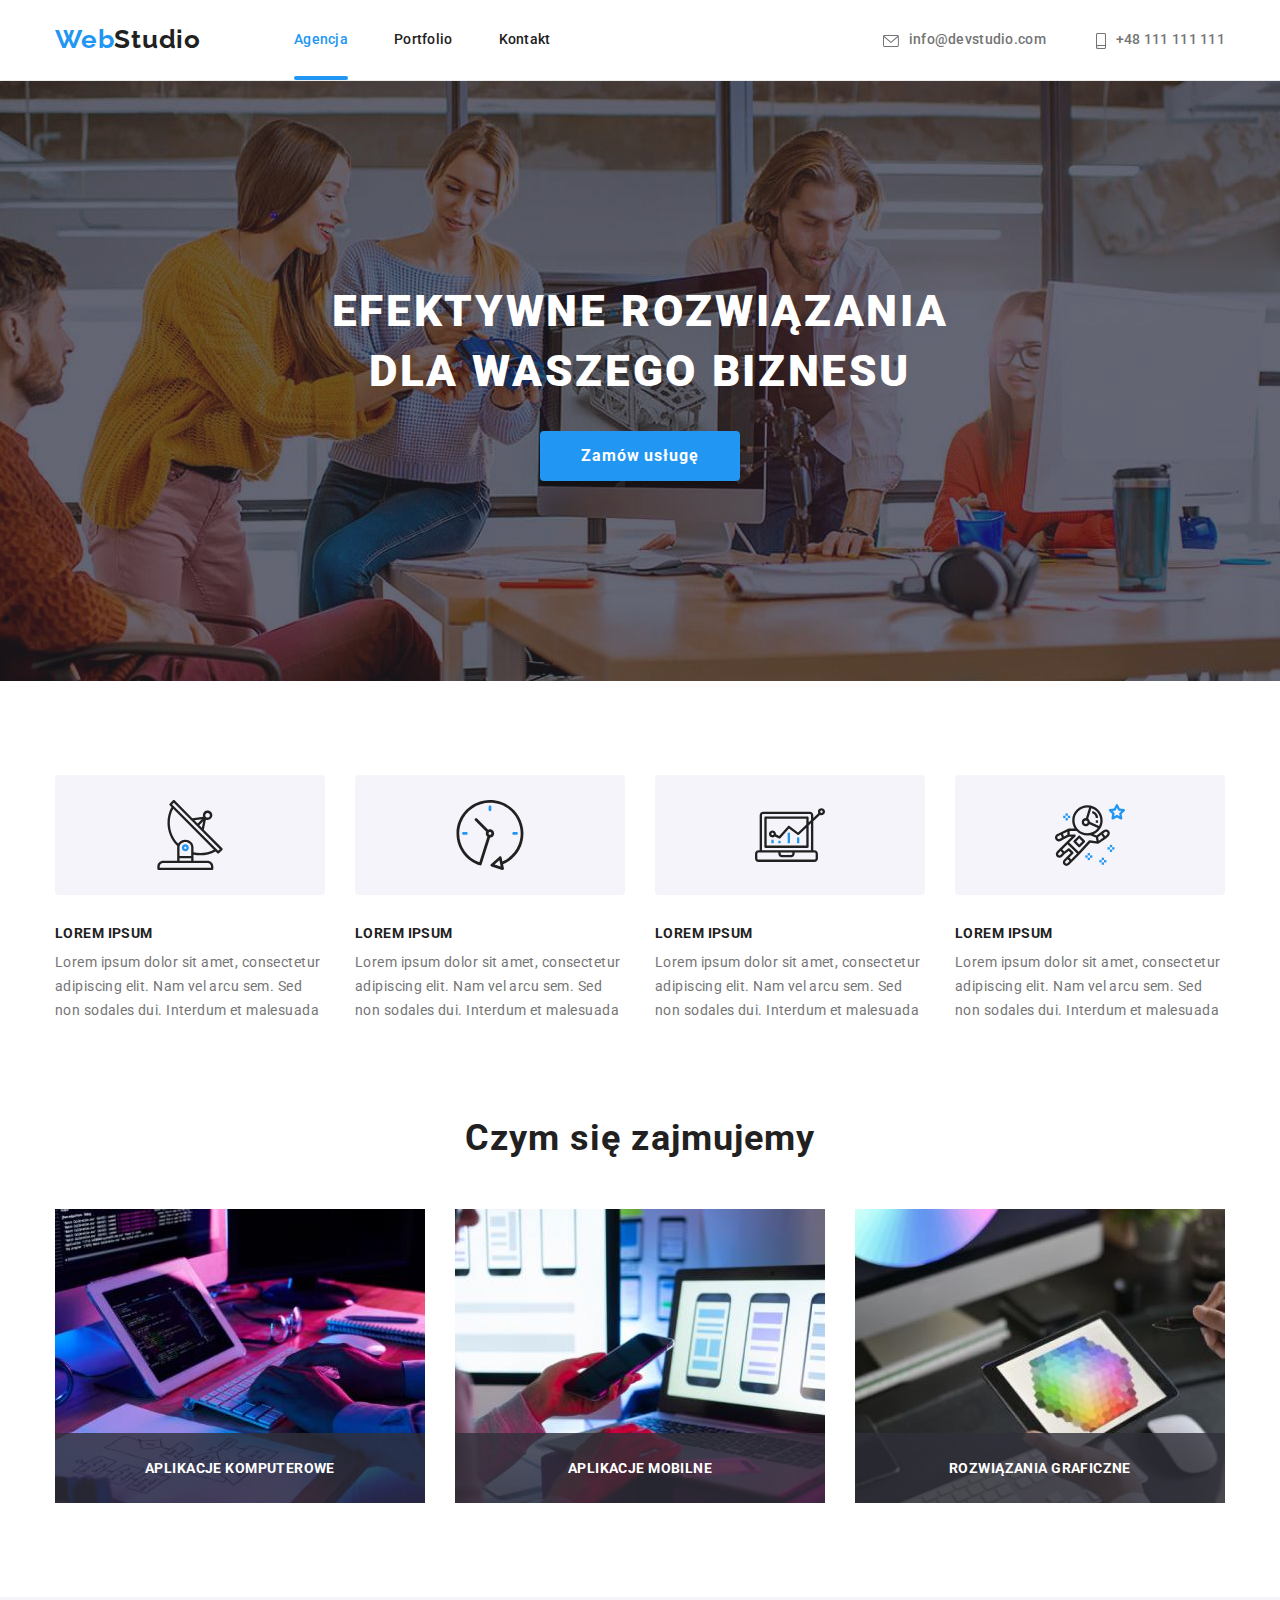
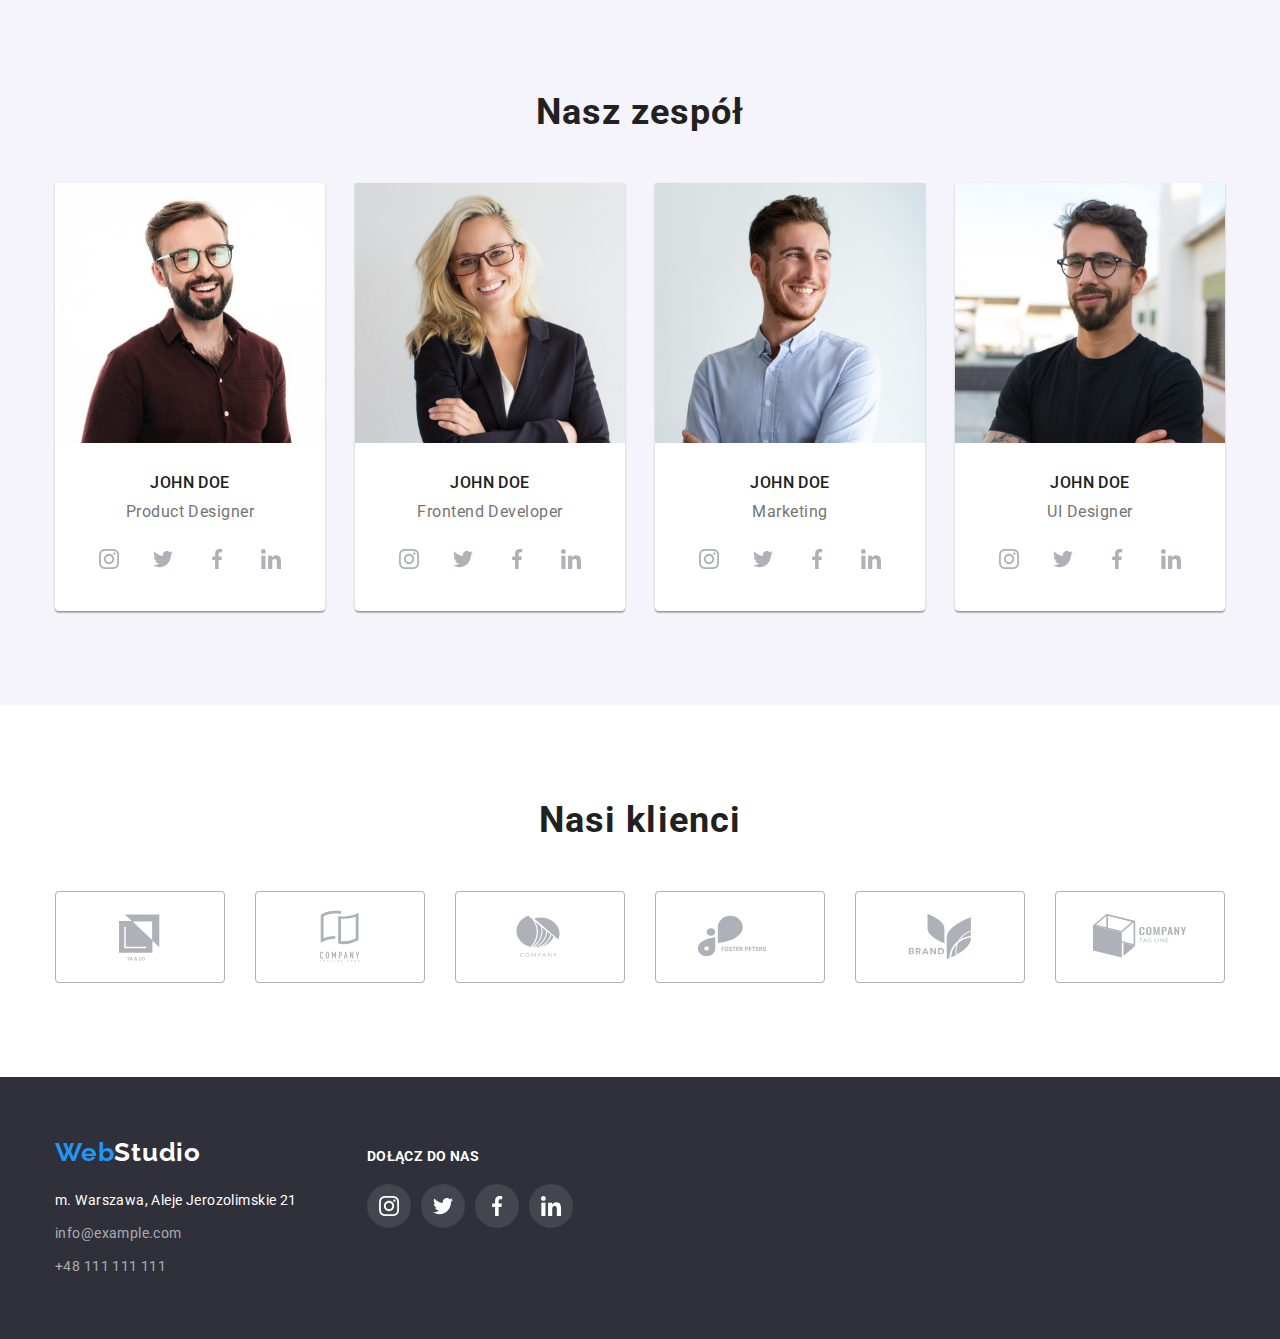
<file: index.html>
<!DOCTYPE html>
<html lang="pl">

<head>
    <meta charset="UTF-8">
    <meta http-equiv="X-UA-Compatible" content="IE=edge">
    <meta name="viewport" content="width=device-width, initial-scale=1.0">
    <link rel="stylesheet"
        href="https://cdnjs.cloudflare.com/ajax/libs/modern-normalize/1.0.0/modern-normalize.min.css" />
    <link rel="stylesheet" href="./css/styles.css">
    <link rel="preconnect" href="https://fonts.googleapis.com">
    <link rel="preconnect" href="https://fonts.gstatic.com" crossorigin>
    <link
        href="https://fonts.googleapis.com/css2?family=Raleway:wght@700&family=Roboto:wght@400;500;700;900&display=swap"
        rel="stylesheet">
    <title>WebStudio</title>
</head>

<body>
    <!-- HEADER -->
    <header class="header">
        <div class="container">
            <!-- Main navigation -->
            <nav class="navigation">
                <a class="navigation-logo link" href="./index.html"><span class="text-even-theme">Web</span><span
                        class="text-light-theme">Studio</span></a>
                <ul class="navigation-list list">
                    <li class="navigation-list-item"><a class="navigation-list-link link active"
                            href="./index.html"><span class="navigation-list-link-agency">Agencja</span></a></li>
                    <li class="navigation-list-item"><a class="navigation-list-link link"
                            href="./portfolio.html">Portfolio</a>
                    </li>
                    <li class="navigation-list-item"><a class="navigation-list-link link" href="#">Kontakt</a></li>
                </ul>
            </nav>
            <ul class="header-address-list list">
                <li class="header-address-list-item">
                    <a class="header-address-mail link" href="mailto:info@devstudio.com">
                        <svg class="header-address-icon" width="16" height="12">
                            <use href="./images/svg/icons.svg#icon-envelope"></use>
                        </svg>info@devstudio.com</a>
                </li>
                <li class="header-address-list-item">

                    <a class="header-address-phone link" href="tel:+48111111111">
                        <svg class="header-address-icon" width="10" height="16">
                            <use href="./images/svg/icons.svg#icon-smartphone"></use>
                        </svg>+48
                        111
                        111
                        111</a>
                </li>
            </ul>
        </div>
    </header>

    <!-- Unique page conten -->
    <main>
        <!-- HERO up side-->
        <section class="hero-up-side">
            <div class="container">
                <h1 class="hero-main-header">efektywne rozwiązania dla waszego biznesu</h1>
                <button class="modal-btn" type="button" data-modal-open>Zamów usługę</button>
            </div>
        </section>

        <!-- HERO down side -->
        <section class="hero-down-side section">
            <div class="container">
                <ul class="hero-list list">
                    <li class="hero-list-item">
                        <div class="hero-list-icon-bg">
                            <svg class="hero-list-icon icon" width="70" height="70">
                                <use href="./images/svg/icons.svg#icon-antenna"></use>
                            </svg>
                        </div>
                        <h3 class="third-header hero-third-header">lorem ipsum</h3>
                        <p class="hero-description">Lorem ipsum dolor sit amet, consectetur adipiscing elit. Nam vel
                            arcu
                            sem. Sed
                            non sodales dui.
                            Interdum et malesuada</p>
                    </li>
                    <li class="hero-list-item">
                        <div class="hero-list-icon-bg">
                            <svg class="hero-list-icon icon" width="70" height="70">
                                <use href="./images/svg/icons.svg#icon-clock"></use>
                            </svg>
                        </div>
                        <h3 class="third-header hero-third-header">lorem ipsum</h3>
                        <p class="hero-description">Lorem ipsum dolor sit amet, consectetur adipiscing elit. Nam vel
                            arcu
                            sem. Sed
                            non sodales dui.
                            Interdum et malesuada</p>
                    </li>
                    <li class="hero-list-item">
                        <div class="hero-list-icon-bg">
                            <svg class="hero-list-icon" width="70" height="70">
                                <use href="./images/svg/icons.svg#icon-diagram"></use>
                            </svg>
                        </div>
                        <h3 class="third-header hero-third-header">lorem ipsum</h3>
                        <p class="hero-description">Lorem ipsum dolor sit amet, consectetur adipiscing elit. Nam vel
                            arcu
                            sem. Sed
                            non sodales dui.
                            Interdum et malesuada</p>
                    </li>
                    <li class="hero-list-item">
                        <div class="hero-list-icon-bg">
                            <svg class="hero-list-icon" width="70" height="70">
                                <use href="./images/svg/icons.svg#icon-astronaut"></use>
                            </svg>
                        </div>
                        <h3 class="third-header hero-third-header">lorem ipsum</h3>
                        <p class="hero-description">Lorem ipsum dolor sit amet, consectetur adipiscing elit. Nam vel
                            arcu
                            sem. Sed
                            non sodales dui.
                            Interdum et malesuada</p>
                    </li>
                </ul>
            </div>
        </section>

        <!-- ABOUT US -->
        <section class="about section">
            <div class="container">
                <h2 class="second-header about-second-header">Czym się zajmujemy</h2>
                <ul class="about-img-list list">
                    <li class="about-img-list-item">
                        <img class="about-img-list-img" src="./images/working/img1.jpg" width="370" height="294"
                            alt="Programista pracujący przy biurku">
                        <h4 class="about-img-text">aplikacje komputerowe</h4>
                    </li>
                    <li class="about-img-list-item">
                        <img class="about-img-list-img" src="./images/working/img2.jpg" width="370" height="294"
                            alt="Projektant opracowuje interfejs na urządzenie mobilne">
                        <h4 class="about-img-text">aplikacje mobilne</h4>
                    </li>
                    <li class="about-img-list-item">
                        <img class="about-img-list-img" src="./images/working/img3.jpg" width="370" height="294"
                            alt="Projektant korzysta z palety barw na tablecie">
                        <h4 class="about-img-text">rozwiązania graficzne</h4>
                    </li>
                </ul>
            </div>
        </section>

        <!-- OUR TEAM -->
        <section class="team section">
            <div class="container">
                <h2 class="second-header team-second-header">Nasz zespół</h2>
                <ul class="team-list list">
                    <li class="team-list-item">
                        <img class="team-list-photo" src="./images/team/PD_ProductDesigner.jpg" width="270" height="260"
                            alt="John Doe - Product Designer">
                        <div class="team-content-wraper">
                            <h3 class="third-header team-third-header-name">John Doe</h3>
                            <p class="team-list-job">Product Designer</p>
                            <ul class="social-list list">
                                <li class="social-list-item">
                                    <a class="social-list-link" href="#">
                                        <svg class="social-icon" width="20" height="20">
                                            <use href="./images/svg/icons.svg#icon-instagram"></use>
                                        </svg>
                                    </a>
                                </li>
                                <li class="social-list-item"><a class="social-list-link" href="#">
                                        <svg class="social-icon" width="20" height="20">
                                            <use href="./images/svg/icons.svg#icon-twitter"></use>
                                        </svg>
                                    </a></li>
                                <li class="social-list-item"><a class="social-list-link" href="#">
                                        <svg class="social-icon" width="20" height="20">
                                            <use href="./images/svg/icons.svg#icon-facebook"></use>
                                        </svg>
                                    </a></li>
                                <li class="social-list-item"><a class="social-list-link" href="#">
                                        <svg class="social-icon" width="20" height="20">
                                            <use href="./images/svg/icons.svg#icon-linkedin"></use>
                                        </svg>
                                    </a></li>
                            </ul>
                        </div>
                    </li>
                    <li class="team-list-item">
                        <img class="team-list-photo" src="./images/team/PD_FrontendDeveloperjpg.jpg" width="270"
                            height="260" alt="John Doe - Frontend Developer">
                        <div class="team-content-wraper">
                            <h3 class="third-header team-third-header-name">John Doe</h3>
                            <p class="team-list-job">Frontend Developer</p>
                            <ul class="social-list list">
                                <li class="social-list-item">
                                    <a class="social-list-link" href="#">
                                        <svg class="social-icon" width="20" height="20">
                                            <use href="./images/svg/icons.svg#icon-instagram"></use>
                                        </svg>
                                    </a>
                                </li>
                                <li class="social-list-item"><a class="social-list-link" href="#">
                                        <svg class="social-icon" width="20" height="20">
                                            <use href="./images/svg/icons.svg#icon-twitter"></use>
                                        </svg>
                                    </a></li>
                                <li class="social-list-item"><a class="social-list-link" href="#">
                                        <svg class="social-icon" width="20" height="20">
                                            <use href="./images/svg/icons.svg#icon-facebook"></use>
                                        </svg>
                                    </a></li>
                                <li class="social-list-item"><a class="social-list-link" href="#">
                                        <svg class="social-icon" width="20" height="20">
                                            <use href="./images/svg/icons.svg#icon-linkedin"></use>
                                        </svg>
                                    </a></li>
                            </ul>
                        </div>
                    </li>
                    <li class="team-list-item">
                        <img class="team-list-photo" src="./images/team/PD_Marketing.jpg" width="270" height="260"
                            alt="John Doe - Marketing">
                        <div class="team-content-wraper">
                            <h3 class="third-header team-third-header-name">John Doe</h3>
                            <p class="team-list-job">Marketing</p>
                            <ul class="social-list list">
                                <li class="social-list-item">
                                    <a class="social-list-link" href="#">
                                        <svg class="social-icon" width="20" height="20">
                                            <use href="./images/svg/icons.svg#icon-instagram"></use>
                                        </svg>
                                    </a>
                                </li>
                                <li class="social-list-item"><a class="social-list-link" href="#">
                                        <svg class="social-icon" width="20" height="20">
                                            <use href="./images/svg/icons.svg#icon-twitter"></use>
                                        </svg>
                                    </a></li>
                                <li class="social-list-item"><a class="social-list-link" href="#">
                                        <svg class="social-icon" width="20" height="20">
                                            <use href="./images/svg/icons.svg#icon-facebook"></use>
                                        </svg>
                                    </a></li>
                                <li class="social-list-item"><a class="social-list-link" href="#">
                                        <svg class="social-icon" width="20" height="20">
                                            <use href="./images/svg/icons.svg#icon-linkedin"></use>
                                        </svg>
                                    </a></li>
                            </ul>
                        </div>
                    </li>
                    <li class="team-list-item">
                        <img class="team-list-photo" src="./images/team/PD_UIdesigner.jpg" width="270" height="260"
                            alt="John Doe - UI Designer">
                        <div class="team-content-wraper">
                            <h3 class="third-header team-third-header-name">John Doe</h3>
                            <p class="team-list-job">UI Designer</p>
                            <ul class="social-list list">
                                <li class="social-list-item">
                                    <a class="social-list-link" href="#">
                                        <svg class="social-icon" width="20" height="20">
                                            <use href="./images/svg/icons.svg#icon-instagram"></use>
                                        </svg>
                                    </a>
                                </li>
                                <li class="social-list-item"><a class="social-list-link" href="#">
                                        <svg class="social-icon" width="20" height="20">
                                            <use href="./images/svg/icons.svg#icon-twitter"></use>
                                        </svg>
                                    </a></li>
                                <li class="social-list-item"><a class="social-list-link" href="#">
                                        <svg class="social-icon" width="20" height="20">
                                            <use href="./images/svg/icons.svg#icon-facebook"></use>
                                        </svg>
                                    </a></li>
                                <li class="social-list-item"><a class="social-list-link" href="#">
                                        <svg class="social-icon" width="20" height="20">
                                            <use href="./images/svg/icons.svg#icon-linkedin"></use>
                                        </svg>
                                    </a></li>
                            </ul>
                        </div>
                    </li>
                </ul>
            </div>
        </section>

        <!-- OUR CUSTOMERS -->
        <section class="customers section">
            <div class="container">
                <h2 class="second-header customers-second-header">Nasi klienci</h2>
                <ul class="customers-list list">
                    <li class="customers-list-item">
                        <a class="customers-list-link" href="#">
                            <svg class="customers-icon" width="106" height="60">
                                <use href="./images/svg/icons.svg#icon-logo_client_1"></use>
                            </svg>
                        </a>
                    </li>
                    <li class="customers-list-item">
                        <a class="customers-list-link" href="#">
                            <svg class="customers-icon" width="106" height="60">
                                <use href="./images/svg/icons.svg#icon-logo_client_2"></use>
                            </svg>
                        </a>
                    </li>
                    <li class="customers-list-item">
                        <a class="customers-list-link" href="#">
                            <svg class="customers-icon" width="106" height="60">
                                <use href="./images/svg/icons.svg#icon-logo_client_3"></use>
                            </svg>
                        </a>
                    </li>
                    <li class="customers-list-item">
                        <a class="customers-list-link" href="#">
                            <svg class="customers-icon" width="106" height="60">
                                <use href="./images/svg/icons.svg#icon-logo_client_4"></use>
                            </svg>
                        </a>
                    </li>
                    <li class="customers-list-item">
                        <a class="customers-list-link" href="#">
                            <svg class="customers-icon" width="106" height="60">
                                <use href="./images/svg/icons.svg#icon-logo_client_5"></use>
                            </svg>
                        </a>
                    </li>
                    <li class="customers-list-item">
                        <a class="customers-list-link" href="#">
                            <svg class="customers-icon" width="106" height="60">
                                <use href="./images/svg/icons.svg#icon-logo_client_6"></use>
                            </svg>
                        </a>
                    </li>
                </ul>

            </div>

        </section>
    </main>

    <!-- Page footer - left side -->
    <footer class="footer">
        <div class="container">
            <div class="footer-left-side">
                <a class="navigation-logo link" href="./index.html"><span class="text-even-theme">Web</span><span
                        class="text-dark-theme">Studio</span></a>
                <address class=" address">
                    <ul class="footer-list list">
                        <li class="footer-list-item"><a class="footer-address-maps link"
                                href="https://goo.gl/maps/m3muW4rAkbrLs5uR9" target="_blank">m. Warszawa, Aleje
                                Jerozolimskie
                                21</a></li>
                        <li class="footer-list-item"><a class="footer-address-mail link"
                                href="mailto:info@example.com">info@example.com</a></li>
                        <li class="footer-list-item"><a class="footer-address-phone link" href="tel:+48111111111">+48
                                111
                                111
                                111</a></li>
                    </ul>
                </address>
            </div>
            <!-- Page footer - center -->
            <div class="footer-center">
                <h3 class="third-header footer-third-header">dołącz do nas</h3>
                <ul class="social-list list">
                    <li class="social-list-item">
                        <a class="social-list-link" href="#">
                            <svg class="social-icon" width="20" height="20">
                                <use href="./images/svg/icons.svg#icon-instagram"></use>
                            </svg>
                        </a>
                    </li>
                    <li class="social-list-item"><a class="social-list-link" href="#">
                            <svg class="social-icon" width="20" height="20">
                                <use href="./images/svg/icons.svg#icon-twitter"></use>
                            </svg>
                        </a></li>
                    <li class="social-list-item"><a class="social-list-link" href="#">
                            <svg class="social-icon" width="20" height="20">
                                <use href="./images/svg/icons.svg#icon-facebook"></use>
                            </svg>
                        </a></li>
                    <li class="social-list-item"><a class="social-list-link" href="#">
                            <svg class="social-icon" width="20" height="20">
                                <use href="./images/svg/icons.svg#icon-linkedin"></use>
                            </svg>
                        </a></li>
                </ul>
            </div>
        </div>
    </footer>

    <!-- OKNO MODALNE -->
    <div class="backdrop is-hidden" data-modal>
        <div class="modal">
            <button type="button" class="modal-btn-close" data-modal-close>
                <svg class="close-btn" width="11" height="11">
                    <use href="./images/svg/icons.svg#icon-close"></use>
                </svg>
            </button>
        </div>
    </div>
    <!-- Skrypt Java Script - Otwieranie/zamykanie okna modalnego -->
    <script src="./js/modal.js"></script>
</body>

</html>
</file>
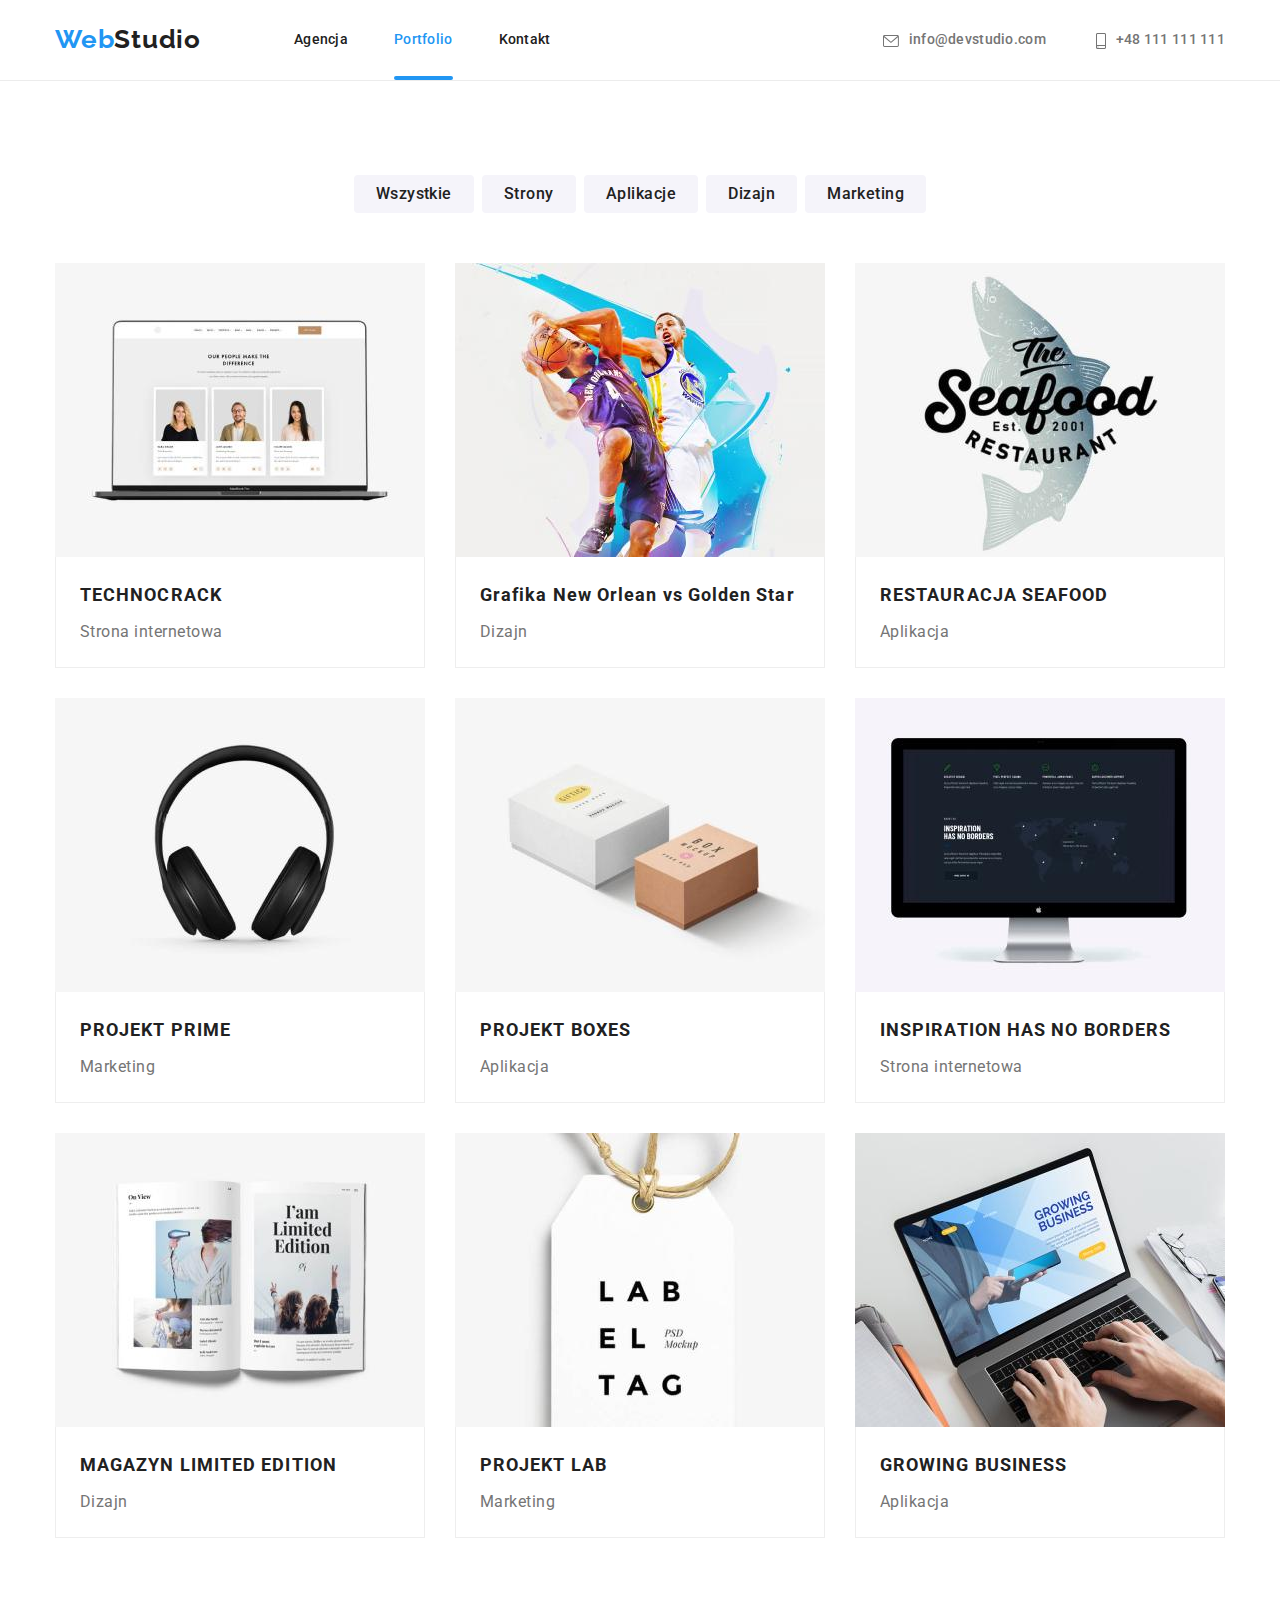
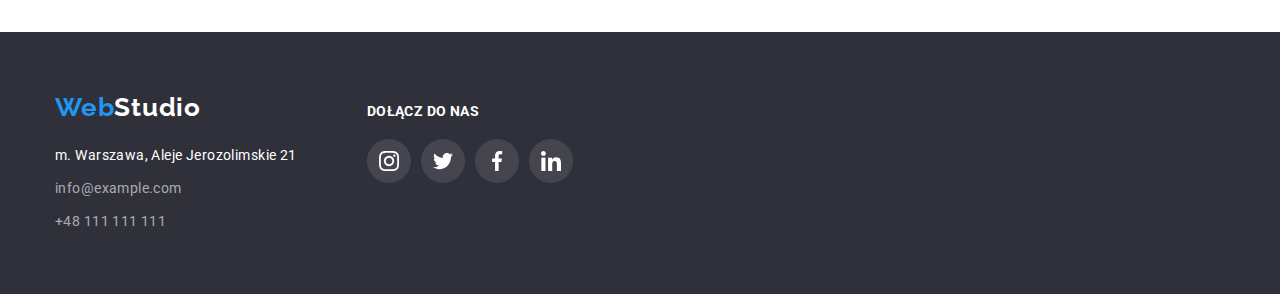
<file: portfolio.html>
<!DOCTYPE html>
<html lang="pl">

<head>
    <meta charset="UTF-8">
    <meta http-equiv="X-UA-Compatible" content="IE=edge">
    <meta name="viewport" content="width=device-width, initial-scale=1.0">
    <link rel="stylesheet"
        href="https://cdnjs.cloudflare.com/ajax/libs/modern-normalize/1.0.0/modern-normalize.min.css" />
    <link rel="stylesheet" href="./css/styles.css">
    <link rel="preconnect" href="https://fonts.googleapis.com">
    <link rel="preconnect" href="https://fonts.gstatic.com" crossorigin>
    <link
        href="https://fonts.googleapis.com/css2?family=Raleway:wght@700&family=Roboto:wght@400;500;700;900&display=swap"
        rel="stylesheet">
    <title>Portfolio</title>
</head>

<body>
    <!-- HEADER -->
    <header class="header">
        <div class="container">
            <!-- Main navigation -->
            <nav class="navigation">
                <a class="navigation-logo link" href="./index.html"><span class="text-even-theme">Web</span><span
                        class="text-light-theme">Studio</span></a>
                <ul class="navigation-list list">
                    <li class="navigation-list-item"><a class="navigation-list-link link"
                            href="./index.html">Agencja</a>
                    </li>
                    <li class="navigation-list-item"><a class="navigation-list-link link active"
                            href="./portfolio.html"><span class="navigation-list-link-portfolio">Portfolio</span></a>
                    <li class="navigation-list-item"><a class="navigation-list-link link" href="#">Kontakt</a></li>
                </ul>
            </nav>
            <ul class="header-address-list list">
                <li class="header-address-list-item">
                    <a class="header-address-mail link" href="mailto:info@devstudio.com">
                        <svg class="header-address-icon" width="16" height="12">
                            <use href="./images/svg/icons.svg#icon-envelope"></use>
                        </svg>info@devstudio.com</a>
                </li>
                <li class="header-address-list-item">

                    <a class="header-address-phone link" href="tel:+48111111111">
                        <svg class="header-address-icon" width="10" height="16">
                            <use href="./images/svg/icons.svg#icon-smartphone"></use>
                        </svg>+48
                        111
                        111
                        111</a>
                </li>
            </ul>
        </div>
    </header>

    <!-- Unique page conten -->
    <main>
        <!-- PORTFOLIO -->
        <section class="portfolio-view section">
            <div class="container portfolio-filter">
                <ul class="filter-buttons-list list">
                    <li class="filter-buttons-item"><button class="btn" type="button">Wszystkie</button></li>
                    <li class="filter-buttons-item"><button class="btn" type="button">Strony</button></li>
                    <li class="filter-buttons-item"><button class="btn" type="button">Aplikacje</button></li>
                    <li class="filter-buttons-item"><button class="btn" type="button">Dizajn</button></li>
                    <li class="filter-buttons-item"><button class="btn" type="button">Marketing</button></li>
                </ul>
            </div>

            <!-- PORTFOLIO LIST -->
            <div class="container">
                <ul class="portfolio-list list">
                    <li class="portfolio-list-item">
                        <img class="portfolio-list-img" src="./images/portfolio/Technocrack.jpg" width="370"
                            height="294" alt="Strona internetowa wyświetlona na laptopie">
                        <div class="overlay">
                            <p class="overlay-text">
                                Technocrack jest popularną platformą wykorzystywaną do
                                rozpowszechniania koronawirusa. Firmy wykorzystują tę
                                platformę do celów szpiegowskich i ataków na niezabezpieczone
                                serwery konkurencji
                            </p>
                        </div>
                        <div class="portfolio-list-wraper">
                            <h3 class="third-header portfolio-third-header-name">Technocrack</h3>
                            <p class="portfolio-project-description">Strona internetowa</p>
                        </div>
                    </li>
                    <li class="portfolio-list-item">
                        <img class="portfolio-list-img" src="./images/portfolio/GrafikaNewOrleanvsGoldenStar.jpg"
                            width="370" height="294" alt="Dwóch grających koszykarzy z drużyn New Orlean i Golden Star">
                        <div class="overlay">
                            <p class="overlay-text">
                                Technocrack jest popularną platformą wykorzystywaną do
                                rozpowszechniania koronawirusa. Firmy wykorzystują tę
                                platformę do celów szpiegowskich i ataków na niezabezpieczone
                                serwery konkurencji
                            </p>
                        </div>
                        <div class="portfolio-list-wraper">
                            <h3 class="portfolio-third-header-name">Grafika New Orlean vs Golden Star</h3>
                            <p class="portfolio-project-description">Dizajn</p>
                        </div>
                    </li>
                    <li class="portfolio-list-item">
                        <img class="portfolio-list-img" src="./images/portfolio/RestauracjaSeafood.jpg" width="370"
                            height="294" alt="Logo na tle ryby restauracji The Seafood istniejącej od 2001r.">
                        <div class="overlay">
                            <p class="overlay-text">
                                Technocrack jest popularną platformą wykorzystywaną do
                                rozpowszechniania koronawirusa. Firmy wykorzystują tę
                                platformę do celów szpiegowskich i ataków na niezabezpieczone
                                serwery konkurencji
                            </p>
                        </div>
                        <div class="portfolio-list-wraper">
                            <h3 class="third-header portfolio-third-header-name">Restauracja Seafood</h3>
                            <p class="portfolio-project-description">Aplikacja</p>
                        </div>
                    </li>
                    <li class="portfolio-list-item">
                        <img class="portfolio-list-img" src="./images/portfolio/ProjektPrime.jpg" width="370"
                            height="294" alt="Czarne słuchawki nauszne">
                        <div class="overlay">
                            <p class="overlay-text">
                                Technocrack jest popularną platformą wykorzystywaną do
                                rozpowszechniania koronawirusa. Firmy wykorzystują tę
                                platformę do celów szpiegowskich i ataków na niezabezpieczone
                                serwery konkurencji
                            </p>
                        </div>
                        <div class="portfolio-list-wraper">
                            <h3 class="third-header portfolio-third-header-name">Projekt Prime</h3>
                            <p class="portfolio-project-description">Marketing</p>
                        </div>
                    </li>
                    <li class="portfolio-list-item">
                        <img class="portfolio-list-img" src="./images/portfolio/ProjektBoxes.jpg" width="370"
                            height="294"
                            alt="Projekt dwóch pudełek. Pierwsze od lewej białe kwadratowe, drugie prostokątne pomarańczowe">
                        <div class="overlay">
                            <p class="overlay-text">
                                Technocrack jest popularną platformą wykorzystywaną do
                                rozpowszechniania koronawirusa. Firmy wykorzystują tę
                                platformę do celów szpiegowskich i ataków na niezabezpieczone
                                serwery konkurencji
                            </p>
                        </div>
                        <div class="portfolio-list-wraper">
                            <h3 class="third-header portfolio-third-header-name">Projekt Boxes</h3>
                            <p class="portfolio-project-description">Aplikacja</p>
                        </div>
                    </li>
                    <li class="portfolio-list-item">
                        <img class="portfolio-list-img" src="./images/portfolio/InspirationHasNoBorders.jpg" width="370"
                            height="294" alt="Monito Apple z wyświetloną stroną: Inspiration has no borders">
                        <div class="overlay">
                            <p class="overlay-text">
                                Technocrack jest popularną platformą wykorzystywaną do
                                rozpowszechniania koronawirusa. Firmy wykorzystują tę
                                platformę do celów szpiegowskich i ataków na niezabezpieczone
                                serwery konkurencji
                            </p>
                        </div>
                        <div class="portfolio-list-wraper">
                            <h3 class="third-header portfolio-third-header-name">Inspiration has no Borders</h3>
                            <p class="portfolio-project-description">Strona internetowa</p>
                        </div>
                    </li>
                    <li class="portfolio-list-item">
                        <img class="portfolio-list-img" src="./images/portfolio/MagazynLimitedEdition.jpg" width="370"
                            height="294" alt="Otwarty magazyn na stonie z napisem: 'I'am Limited Edition'">
                        <div class="overlay">
                            <p class="overlay-text">
                                Technocrack jest popularną platformą wykorzystywaną do
                                rozpowszechniania koronawirusa. Firmy wykorzystują tę
                                platformę do celów szpiegowskich i ataków na niezabezpieczone
                                serwery konkurencji
                            </p>
                        </div>
                        <div class="portfolio-list-wraper">
                            <h3 class="third-header portfolio-third-header-name">Magazyn Limited Edition</h3>
                            <p class="portfolio-project-description">Dizajn</p>
                        </div>
                    </li>
                    <li class="portfolio-list-item">
                        <img class="portfolio-list-img" src="./images/portfolio/ProjektLAB.jpg" width="370" height="294"
                            alt="Biała etykieta na sznurku z napisem: 'LAB EL TAG PSD Mockup'">
                        <div class="overlay">
                            <p class="overlay-text">
                                Technocrack jest popularną platformą wykorzystywaną do
                                rozpowszechniania koronawirusa. Firmy wykorzystują tę
                                platformę do celów szpiegowskich i ataków na niezabezpieczone
                                serwery konkurencji
                            </p>
                        </div>
                        <div class="portfolio-list-wraper">
                            <h3 class="third-header portfolio-third-header-name">Projekt LAB</h3>
                            <p class="portfolio-project-description">Marketing</p>
                        </div>
                    </li>
                    <li class="portfolio-list-item">
                        <img class="portfolio-list-img" src="./images/portfolio/GrowingBusiness.jpg" width="370"
                            height="294" alt="Pisanie na klawiaturze lapropa">
                        <div class="overlay">
                            <p class="overlay-text">
                                Technocrack jest popularną platformą wykorzystywaną do
                                rozpowszechniania koronawirusa. Firmy wykorzystują tę
                                platformę do celów szpiegowskich i ataków na niezabezpieczone
                                serwery konkurencji
                            </p>
                        </div>
                        <div class="portfolio-list-wraper">
                            <h3 class="third-header portfolio-third-header-name">Growing Business</h3>
                            <p class="portfolio-project-description">Aplikacja</p>
                        </div>
                    </li>
                </ul>
            </div>
        </section>
    </main>

    <!-- Page footer - left side -->
    <footer class="footer">
        <div class="container">
            <div class="footer-left-side">
                <a class="navigation-logo link" href="./index.html"><span class="text-even-theme">Web</span><span
                        class="text-dark-theme">Studio</span></a>
                <address class=" address">
                    <ul class="footer-list list">
                        <li class="footer-list-item"><a class="footer-address-maps link"
                                href="https://goo.gl/maps/m3muW4rAkbrLs5uR9" target="_blank">m. Warszawa, Aleje
                                Jerozolimskie
                                21</a></li>
                        <li class="footer-list-item"><a class="footer-address-mail link"
                                href="mailto:info@example.com">info@example.com</a></li>
                        <li class="footer-list-item"><a class="footer-address-phone link" href="tel:+48111111111">+48
                                111
                                111
                                111</a></li>
                    </ul>
                </address>
            </div>
            <!-- Page footer - center -->
            <div class="footer-center">
                <h3 class="third-header footer-third-header">dołącz do nas</h3>
                <ul class="social-list list">
                    <li class="social-list-item">
                        <a class="social-list-link" href="#">
                            <svg class="social-icon" width="20" height="20">
                                <use href="./images/svg/icons.svg#icon-instagram"></use>
                            </svg>
                        </a>
                    </li>
                    <li class="social-list-item"><a class="social-list-link" href="#">
                            <svg class="social-icon" width="20" height="20">
                                <use href="./images/svg/icons.svg#icon-twitter"></use>
                            </svg>
                        </a></li>
                    <li class="social-list-item"><a class="social-list-link" href="#">
                            <svg class="social-icon" width="20" height="20">
                                <use href="./images/svg/icons.svg#icon-facebook"></use>
                            </svg>
                        </a></li>
                    <li class="social-list-item"><a class="social-list-link" href="#">
                            <svg class="social-icon" width="20" height="20">
                                <use href="./images/svg/icons.svg#icon-linkedin"></use>
                            </svg>
                        </a></li>
                </ul>
            </div>
        </div>
    </footer>

</body>

</html>
</file>
<file: css/styles.css>
:root {
  --main-font: 'Roboto', sans-serif;
  --second-font: 'Raleway', sans-serif;
  --main-color: #2196f3;
  --icon-color: #afb1b8;
  --main-colorFont: #212121;
  --second-colorFont: #757575;
  --third-colorFont: #ffffff;
  --main-bgc: #e5e5e5;
  --dark-bgc: #2f303a;
  --grey-bgc: #f5f4fa;
  --light-bgc: #ffffff;
  --light2-bgc: #eeeeee;
}

body {
  font-family: var(--main-font), 'Raleway', sans-serif;
  color: var(--main-colorFont);
}

h1,
h2,
h3,
h4,
h5,
h6 {
  margin: 0;
  padding: 0;
}

ol,
ul {
  margin: 0;
  padding: 0;
}

p {
  margin: 0;
  padding: 0;
}

img {
  display: block;
}

.list {
  list-style: none;
}

.link {
  text-decoration: none;
}

.container {
  width: 1200px;
  margin: 0 auto;
  padding: 0 15px;
  align-items: center;
}

.section {
  padding-top: 94px;
}

.section:not(.hero-down-side) {
  padding-bottom: 94px;
}

/* ========= COMPONENTS ======== */
.header {
  background-color: var(--light-bgc);
  border-bottom: 1px solid #ececec;
}
.navigation-list-link,
.header-address-mail,
.header-address-phone {
  font-weight: 500;
  font-style: normal;
  font-size: 14px;
  line-height: 1.143;
  letter-spacing: 0.02em;
}

.third-header {
  font-weight: 700;
  font-size: 14px;
  line-height: 1.143;
  letter-spacing: 0.03em;
  text-transform: uppercase;
}

.footer {
  padding: 60px 0;
  font-size: 14px;
  line-height: 1.714;
  letter-spacing: 0.03em;
  background-color: var(--dark-bgc);
}

.address {
  font-style: normal;
}

/* ======= END COMPONENTS ====== */

/* ========== HEADER ========== */
/* =========== LOGO =========== */
.navigation-logo {
  font-family: var(--second-font);
  font-weight: 700;
  font-size: 26px;
  line-height: 1.192;
  letter-spacing: 0.03em;
  color: var(--main-colorFont);
}

.navigation-logo .text-even-theme {
  color: var(--main-color);
}

.navigation-logo .text-light-theme {
  color: var(--main-colorFont);
}

.navigation-logo .text-dark-theme {
  color: var(--third-colorFont);
}
/* ========= END LOGO ========== */

.header .container {
  display: flex;
  padding-top: 24px;
  padding-bottom: 25px;
  align-items: center;
}

.navigation {
  display: flex;
}

.navigation-logo {
  margin-right: 93px;
}

.navigation-list-item {
  position: relative;
}

.navigation-list-item:not(:last-child) {
  margin-right: 46px;
}

.navigation-list-link:after {
  content: '';
  display: block;
  position: absolute;
  top: 46px;
  width: 100%;
  height: 4px;
  background: transparent;
  border-radius: 2px;
}

.navigation-list-link.active:after {
  background-color: var(--main-color);
}

.navigation-list {
  display: flex;
  align-items: center;
}

.header-address-list {
  display: flex;
  margin-left: auto;
}

.header-address-phone {
  margin-left: 50px;
}

.header-address-icon {
  margin-right: 10px;
  vertical-align: middle;
  fill: currentColor;
}

.navigation-list-link {
  color: var(--main-colorFont);
  transition: color 0.5s cubic-bezier(0.4, 0, 0.2, 1);
}

.navigation-list-link-agency {
  color: var(--main-color);
}

.header-address-mail,
.header-address-phone {
  color: var(--second-colorFont);
  transition: color 0.5s cubic-bezier(0.4, 0, 0.2, 1);
}

.navigation-list-link:hover,
.navigation-list-link:focus,
.header-address-mail:hover,
.header-address-mail:focus,
.header-address-phone:hover,
.header-address-phone:focus {
  color: var(--main-color);
}
/* ========== END HEADER ========== */

/* ==========   MAIN   ========== */
/* =======   HERO up side ======= */
.hero-up-side .container {
  display: flex;
  flex-direction: column;
  padding-top: 200px;
  padding-bottom: 200px;
}

.hero-up-side {
  background-color: var(--dark-bgc);
  background-image: linear-gradient(rgba(47, 48, 58, 0.4), rgba(47, 48, 58, 0.4)),
    url(../images/background/bg_hero.jpg);
  /* background-size: cover; */
  background-repeat: no-repeat;
  background-position: center;
  color: var(--third-colorFont);
}

.hero-main-header {
  padding-bottom: 30px;
  max-width: 696px;
  font-weight: 900;
  font-size: 44px;
  line-height: 1.364;
  text-align: center;
  letter-spacing: 0.06em;
  text-transform: uppercase;
}

.modal-btn {
  padding: 10px 41px;
  font-weight: 700;
  font-size: 16px;
  line-height: 1.875;
  text-align: center;
  letter-spacing: 0.06em;
  box-shadow: 0px 4px 4px rgba(0, 0, 0, 0.15);
  border-radius: 4px;
  border: none;
  background-color: var(--main-color);
  color: var(--third-colorFont);
  cursor: pointer;
}
/* ====== END HERO up side ====== */

/* ======   HERO down side ====== */
.hero-up-side .container {
  display: flex;
}

.hero-list {
  display: flex;
  justify-content: space-between;
}

.hero-list-item {
  max-width: 270px;
  align-items: center;
}

.hero-list-icon-bg {
  display: flex;
  align-items: center;
  justify-content: center;
  height: 120px;
  margin-bottom: 30px;
  border-radius: 4px;
  background-color: var(--grey-bgc);
}

.hero-description {
  margin-top: 10px;
  font-size: 14px;
  line-height: 1.714;
  letter-spacing: 0.03em;
  color: var(--second-colorFont);
}
/* ====   END HERO down side ==== */

/* =========   ABOUT US ========= */
.about .container {
  display: flex;
  flex-direction: column;
}

.about-img-list {
  display: flex;
}

.second-header {
  padding-bottom: 50px;
  font-weight: 700;
  font-size: 36px;
  line-height: 1.167;
  text-align: center;
  letter-spacing: 0.03em;
}

.about-img-list-item {
  position: relative;
}

.about-img-list-item:not(:last-child) {
  margin-right: 30px;
}

.about-img-text {
  position: absolute;
  display: block;
  top: 224px;
  padding: 27px;
  width: 100%;
  font-weight: 700;
  font-size: 14px;
  line-height: 1.143;
  text-align: center;
  letter-spacing: 0.03em;
  text-transform: uppercase;
  color: var(--third-colorFont);
  background: rgba(47, 48, 58, 0.8);
}

/* =======   END ABOUT US ======= */

/* =========  OUR TEAM ========== */
.team .container {
  display: flex;
  flex-direction: column;
}

.team-list {
  display: flex;
}

.team-list-item {
  display: flex;
  flex-direction: column;
  background: var(--light-bgc);
  box-shadow: 0px 1px 3px rgba(0, 0, 0, 0.12), 0px 1px 1px rgba(0, 0, 0, 0.14),
    0px 2px 1px rgba(0, 0, 0, 0.2);
  border-radius: 0px 0px 4px 4px;
}

.team-list-item:not(:last-child) {
  margin-right: 30px;
}

.team-third-header-name,
.team-list-job {
  font-size: 16px;
  line-height: 1.188;
  letter-spacing: 0.03em;
  text-align: center;
}

.team {
  background-color: var(--grey-bgc);
}

.team-third-header-name {
  margin-top: 30px;
  margin-bottom: 10px;
  font-weight: 500;
}

.team-list-job {
  margin-bottom: 16px;
  color: var(--second-colorFont);
}

.social-list {
  display: flex;
  justify-content: center;
  margin-bottom: 30px;
}

.social-list-item {
  display: flex;
  justify-content: center;
}

.social-list-item:not(:last-child) {
  margin-right: 10px;
}

.social-list-link {
  display: flex;
  align-items: center;
  justify-content: center;
  height: 44px;
  width: 44px;
  fill: var(--icon-color);
  background-color: var(--light-bgc);
  border-radius: 50%;
  transition: background-color 0.5s cubic-bezier(0.4, 0, 0.2, 1),
    fill 0.5s cubic-bezier(0.4, 0, 0.2, 1);
}

.social-list-link:hover,
.social-list-link:focus {
  background-color: var(--main-color);
  fill: var(--light-bgc);
}
/* =======  END OUR TEAM ======== */

/* =======  OUR CUSTOMERS ======= */
.customers .container {
  display: flex;
  flex-direction: column;
}

.customers-list {
  display: flex;
  justify-content: center;
  margin: auto;
  /* ustawić margin */
}

.customers-list-item {
  display: flex;
  justify-content: center;
}

.customers-list-item:not(:last-child) {
  margin-right: 30px;
}

.customers-list-link {
  display: flex;
  justify-content: center;
  align-items: center;
  height: 92px;
  width: 170px;
  fill: var(--icon-color);
  border: 1px solid var(--icon-color);
  border-radius: 4px;
  transition: border-color 0.5s cubic-bezier(0.4, 0, 0.2, 1),
    fill 0.5s cubic-bezier(0.4, 0, 0.2, 1);
}

.customers-list-link:hover,
.customers-list-link:focus {
  border-color: var(--main-color);
  fill: var(--main-color);
}
/* ===== END  OUR CUSTOMERS ===== */
/* ========== END MAIN ========== */

/* ==========  FOOTER =========== */
.footer .container {
  display: flex;
  /* flex-direction: column; */
  align-items: baseline;
}

.footer-left-side {
  margin-right: 70px;
}

.address {
  margin-top: 20px;
}

.footer-list-item:nth-child(2) {
  margin: 9px 0;
}

.footer-address-maps {
  color: var(--third-colorFont);
  transition: color 0.5s cubic-bezier(0.4, 0, 0.2, 1);
}
.footer-address-mail,
.footer-address-phone {
  color: rgba(255, 255, 255, 0.6);
  transition: color 0.5s cubic-bezier(0.4, 0, 0.2, 1);
}

.footer-address-maps:hover,
.footer-address-maps:focus,
.footer-address-mail:hover,
.footer-address-mail:focus,
.footer-address-phone:hover,
.footer-address-phone:focus {
  color: var(--main-color);
}

.footer-third-header {
  margin-bottom: 20px;
  color: var(--third-colorFont);
}

.footer .social-list-link {
  fill: var(--light-bgc);
  background: rgba(255, 255, 255, 0.1);
  transition: background-color 0.5s cubic-bezier(0.4, 0, 0.2, 1),
    fill 0.5s cubic-bezier(0.4, 0, 0.2, 1);
}

.footer .social-list-link:hover,
.footer .social-list-link:focus {
  background-color: var(--main-color);
  fill: var(--light-bgc);
}

/* ========  END FOOTER ========= */

/* =========  BACKDROP ========== */

.backdrop {
  position: fixed;
  top: 0;
  left: 0;
  height: 100%;
  width: 100%;
  background: rgba(0, 0, 0, 0.2);
  transition: opacity 0.5s cubic-bezier(0.4, 0, 0.2, 1);
}

.is-hidden {
  opacity: 0;
  visibility: visible;
  pointer-events: none;
}

.modal {
  position: absolute;
  top: 50%;
  left: 50%;
  transform: translate(-50%, -50%);
  width: 528px;
  min-height: 581px;
  background: var(--light-bgc);
  box-shadow: 0px 1px 3px rgba(0, 0, 0, 0.12), 0px 1px 1px rgba(0, 0, 0, 0.14),
    0px 2px 1px rgba(0, 0, 0, 0.2);
  border-radius: 4px;
  transition: transform 0.5s cubic-bezier(0.4, 0, 0.2, 1),
    opacity 0.5s cubic-bezier(0.4, 0, 0.2, 1);
  transform: translate3d(-50%, -50%, 0) scale3d(1, 1, 1);
  opacity: 1;
}

.is-hidden .modal {
  transform: translate3d(-50%, -50%, 0) scale3d(0, 0, 0);
  opacity: 0;
}

.modal-btn-close {
  position: absolute;
  top: 8px;
  right: 8px;
  width: 30px;
  height: 30px;
  background: var(--light-bgc);
  border: 1px solid rgba(0, 0, 0, 0.1);
  border-radius: 50%;
  cursor: pointer;
}

.close-btn {
  position: absolute;
  top: 8px;
  right: 8px;
}
/* =======  END BACKDROP ======== */

/* =========  PORTFOLIO ========= */
.portfolio-view .container {
  display: flex;
  justify-content: center;
}

.filter-buttons-list {
  display: flex;
  margin-bottom: 50px;
}

.filter-buttons-item:not(:last-child) {
  margin-right: 8px;
}

.navigation-list-link-portfolio {
  color: var(--main-color);
}

.btn {
  padding: 6px 22px;
  font-family: var(--main-font);
  font-weight: 500;
  font-size: 16px;
  line-height: 1.625;
  text-align: center;
  letter-spacing: 0.03em;
  color: var(--main-colorFont);
  background: var(--grey-bgc);
  border-radius: 4px;
  border: none;
  cursor: pointer;
  transition: background-color 0.5s cubic-bezier(0.4, 0, 0.2, 1),
    color 0.5s cubic-bezier(0.4, 0, 0.2, 1), box-shadow 0.5s cubic-bezier(0.4, 0, 0.2, 1);
}

.btn:hover,
.btn:focus {
  background-color: var(--main-color);
  color: var(--third-colorFont);
  box-shadow: 0px 3px 1px rgba(0, 0, 0, 0.1), 0px 1px 2px rgba(0, 0, 0, 0.08),
    0px 2px 2px rgba(0, 0, 0, 0.12);
}
/* =======  END PORTFOLIO ======= */

/* ======  PORTFOLIO VIEW  ====== */
.portfolio-list {
  display: flex;
  justify-content: space-between;
  flex-wrap: wrap;
}

.portfolio-list-item {
  position: relative;
  margin-bottom: 30px;
  background: var(--light-bgc);
  overflow: hidden;
  cursor: pointer;
  transition: box-shadow 0.5s cubic-bezier(0.4, 0, 0.2, 1);
}

.portfolio-list-item:hover,
.portfolio-list-item:focus {
  box-shadow: 0px 1px 1px rgba(0, 0, 0, 0.12), 0px 4px 4px rgba(0, 0, 0, 0.06),
    1px 4px 6px rgba(0, 0, 0, 0.16);
}

.portfolio-list-item:nth-child(n + 7) {
  margin-bottom: 0;
}

.overlay {
  position: absolute;
  display: flex;
  padding-left: 24px;
  padding-right: 45px;
  height: 294px;
  top: 0;
  background: rgba(33, 150, 243, 0.9);
  transform: translateY(295px);
  transition: transform 0.5s cubic-bezier(0.4, 0, 0.2, 1)
}

.portfolio-list-item:hover .overlay {
  transform: translateY(0);
}

.overlay-text {
  margin: auto;
  font-weight: 400;
  font-size: 18px;
  line-height: 1.556;
  color: var(--third-colorFont);
  letter-spacing: 0.03em;
}

.portfolio-list-wraper {
  position: relative;
  background: var(--light-bgc);
  border-right: 1px solid var(--light2-bgc);
  border-bottom: 1px solid var(--light2-bgc);
  border-left: 1px solid var(--light2-bgc);
}

.portfolio-third-header-name {
  padding: 20px 24px 4px;
  font-weight: 700;
  font-size: 18px;
  line-height: 2;
  letter-spacing: 0.06em;
}

.portfolio-project-description {
  padding-bottom: 20px;
  padding-left: 24px;
  font-size: 16px;
  line-height: 1.875;
  letter-spacing: 0.03em;
  color: var(--second-colorFont);
}
/* ====  END PORTFOLIO VIEW  ==== */
/* =======  END PORTFOLIO ======= */
</file>
